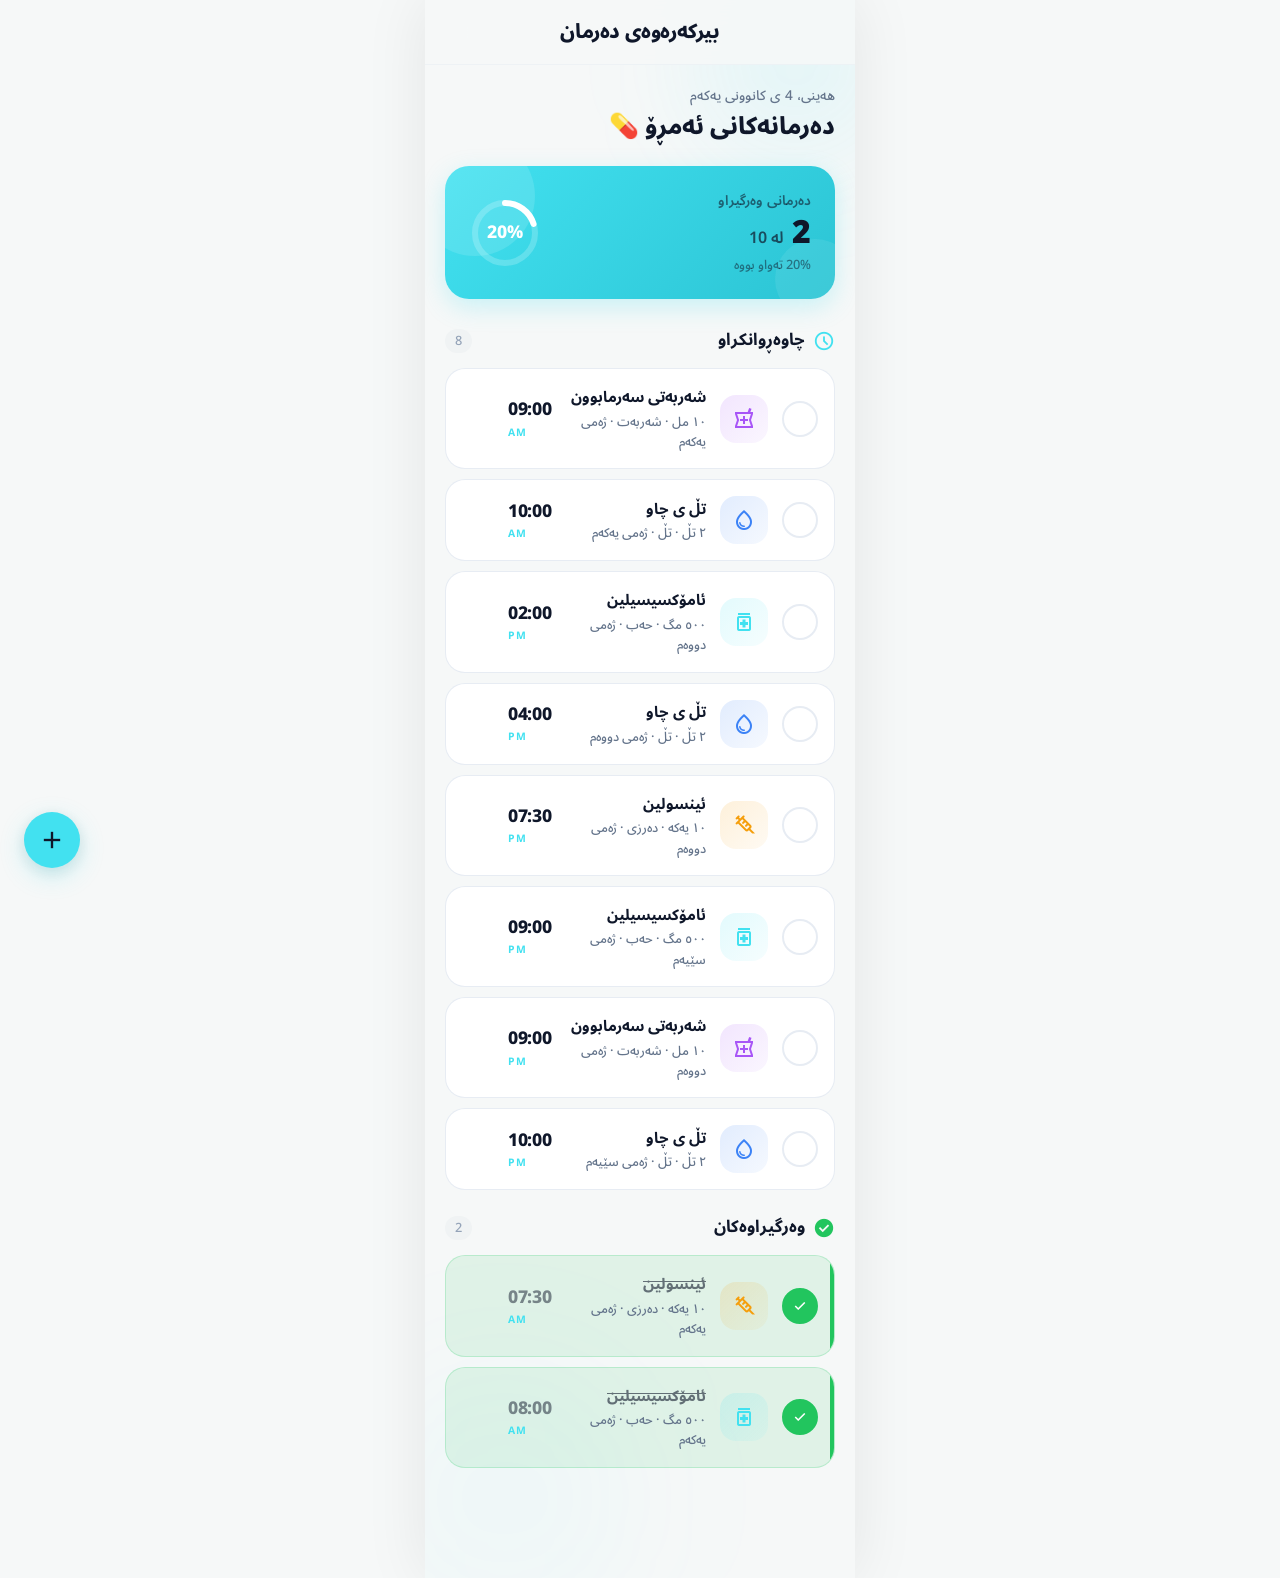
<file: index.html>
<!DOCTYPE html>
<html dir="rtl" lang="ku">
<head>
    <meta charset="utf-8" />
    <meta name="viewport" content="width=device-width, initial-scale=1.0, maximum-scale=1.0, user-scalable=no" />
    <title>بیرکەرەوەی دەرمان</title>
    <meta name="description" content="بەرنامەی بیرکەرەوەی دەرمان و ڕۆژنامەی تەندروستی" />

    <!-- Google Fonts -->
    <link rel="preconnect" href="https://fonts.googleapis.com" />
    <link rel="preconnect" href="https://fonts.gstatic.com" crossorigin />
    <link href="https://fonts.googleapis.com/css2?family=Inter:wght@300;400;500;600;700;800;900&display=swap" rel="stylesheet" />
    <link href="https://fonts.googleapis.com/css2?family=Noto+Sans+Arabic:wght@300;400;500;600;700;800;900&display=swap" rel="stylesheet" />

    <!-- Material Symbols -->
    <link href="https://fonts.googleapis.com/css2?family=Material+Symbols+Outlined:opsz,wght,FILL,GRAD@20..48,100..700,0..1,-50..200&display=swap" rel="stylesheet" />

    <link rel="stylesheet" href="./style.css" />
    <link rel="manifest" href="./manifest.json" />
    <meta name="theme-color" content="#42e1f0" />
    <link rel="apple-touch-icon" href="./icon.png" />
</head>
<body>
    <div id="app" class="app-shell"></div>
    <script src="./app.js" type="module"></script>
    <script>
        if ('serviceWorker' in navigator) {
            window.addEventListener('load', () => {
                navigator.serviceWorker.register('./sw.js')
                    .then(registration => console.log('SW registered'))
                    .catch(err => console.log('SW registration failed', err));
            });
        }
    </script>
</body>
</html>
</file>
<file: style.css>
/* ============================================
   MEDICATION REMINDER APP — Design System
   Kurdish Sorani | RTL | Mobile-First
   ============================================ */

/* Reset & Base */
*, *::before, *::after {
    margin: 0;
    padding: 0;
    box-sizing: border-box;
}

:root {
    --primary: #42e1f0;
    --primary-dark: #2bc4d4;
    --primary-light: rgba(66, 225, 240, 0.1);
    --primary-glow: rgba(66, 225, 240, 0.2);
    --primary-shadow: rgba(66, 225, 240, 0.25);

    --bg: #f6f8f8;
    --bg-card: #ffffff;
    --bg-input: #f0f3f4;
    --bg-section: rgba(66, 225, 240, 0.03);

    --text-primary: #0f172a;
    --text-secondary: #64748b;
    --text-tertiary: #94a3b8;
    --text-on-primary: #0f172a;

    --border: rgba(226, 232, 240, 0.8);
    --border-light: rgba(226, 232, 240, 0.4);

    --success: #22c55e;
    --success-light: rgba(34, 197, 94, 0.1);
    --warning: #f59e0b;
    --warning-light: rgba(245, 158, 11, 0.1);

    --radius-sm: 8px;
    --radius-md: 12px;
    --radius-lg: 16px;
    --radius-xl: 20px;
    --radius-2xl: 24px;
    --radius-full: 9999px;

    --shadow-sm: 0 1px 3px rgba(0, 0, 0, 0.04);
    --shadow-md: 0 4px 12px rgba(0, 0, 0, 0.06);
    --shadow-lg: 0 8px 24px rgba(0, 0, 0, 0.08);
    --shadow-xl: 0 12px 40px rgba(0, 0, 0, 0.1);
    --shadow-primary: 0 8px 24px var(--primary-shadow);

    --font-family: 'Noto Sans Arabic', 'Inter', -apple-system, BlinkMacSystemFont, sans-serif;

    --transition-fast: 150ms ease;
    --transition-base: 250ms ease;
    --transition-smooth: 350ms cubic-bezier(0.4, 0, 0.2, 1);
}

html {
    font-size: 16px;
    -webkit-text-size-adjust: 100%;
}

body {
    font-family: var(--font-family);
    background: var(--bg);
    color: var(--text-primary);
    line-height: 1.6;
    -webkit-font-smoothing: antialiased;
    -moz-osx-font-smoothing: grayscale;
    overflow-x: hidden;
    min-height: 100dvh;
}

/* App Shell */
.app-shell {
    position: relative;
    max-width: 430px;
    margin: 0 auto;
    min-height: 100dvh;
    background: var(--bg);
    overflow: hidden;
    box-shadow: 0 0 60px rgba(0, 0, 0, 0.08);
}

/* Screen Container */
.screen {
    min-height: 100dvh;
    display: flex;
    flex-direction: column;
    position: relative;
    animation: screenFadeIn 0.4s ease;
}

.screen.slide-in {
    animation: slideInFromLeft 0.35s cubic-bezier(0.4, 0, 0.2, 1);
}

.screen.slide-out {
    animation: slideOutToLeft 0.35s cubic-bezier(0.4, 0, 0.2, 1);
}

/* ============================================
   HEADER
   ============================================ */
.header {
    position: sticky;
    top: 0;
    z-index: 50;
    background: rgba(246, 248, 248, 0.85);
    backdrop-filter: blur(20px);
    -webkit-backdrop-filter: blur(20px);
    padding: 16px 20px;
    border-bottom: 1px solid var(--border-light);
}

.header-content {
    display: flex;
    align-items: center;
    justify-content: space-between;
}

.header-title {
    font-size: 1.25rem;
    font-weight: 800;
    color: var(--text-primary);
    letter-spacing: -0.02em;
}

.header-btn {
    width: 40px;
    height: 40px;
    border-radius: var(--radius-full);
    border: none;
    background: transparent;
    color: var(--text-primary);
    display: flex;
    align-items: center;
    justify-content: center;
    cursor: pointer;
    transition: background var(--transition-fast);
}

.header-btn:hover {
    background: var(--primary-light);
}

.header-btn .material-symbols-outlined {
    font-size: 22px;
}

.header-spacer {
    width: 40px;
}

/* ============================================
   HOME PAGE
   ============================================ */
.home-content {
    flex: 1;
    padding: 20px;
    padding-bottom: 100px;
    overflow-y: auto;
}

/* Greeting */
.greeting-section {
    margin-bottom: 24px;
}

.greeting-date {
    font-size: 0.85rem;
    color: var(--text-secondary);
    font-weight: 500;
    margin-bottom: 4px;
}

.greeting-title {
    font-size: 1.5rem;
    font-weight: 800;
    color: var(--text-primary);
    line-height: 1.3;
}

/* Progress Card */
.progress-card {
    background: linear-gradient(135deg, var(--primary), var(--primary-dark));
    border-radius: var(--radius-2xl);
    padding: 24px;
    margin-bottom: 28px;
    position: relative;
    overflow: hidden;
    box-shadow: var(--shadow-primary);
}

.progress-card::before {
    content: '';
    position: absolute;
    top: -30px;
    left: -30px;
    width: 120px;
    height: 120px;
    background: rgba(255, 255, 255, 0.12);
    border-radius: 50%;
}

.progress-card::after {
    content: '';
    position: absolute;
    bottom: -20px;
    right: -20px;
    width: 80px;
    height: 80px;
    background: rgba(255, 255, 255, 0.08);
    border-radius: 50%;
}

.progress-inner {
    position: relative;
    z-index: 1;
    display: flex;
    align-items: center;
    justify-content: space-between;
}

.progress-text-area {
    flex: 1;
}

.progress-label {
    font-size: 0.85rem;
    color: rgba(15, 23, 42, 0.6);
    font-weight: 600;
    margin-bottom: 4px;
}

.progress-value {
    font-size: 2rem;
    font-weight: 900;
    color: var(--text-on-primary);
    line-height: 1.1;
}

.progress-value span {
    font-size: 1rem;
    font-weight: 600;
    opacity: 0.7;
}

.progress-subtitle {
    font-size: 0.8rem;
    color: rgba(15, 23, 42, 0.5);
    font-weight: 500;
    margin-top: 4px;
}

/* Circular Progress */
.progress-ring-container {
    width: 72px;
    height: 72px;
    position: relative;
}

.progress-ring {
    transform: rotate(-90deg);
    width: 72px;
    height: 72px;
}

.progress-ring-bg {
    fill: none;
    stroke: rgba(255, 255, 255, 0.2);
    stroke-width: 6;
}

.progress-ring-fill {
    fill: none;
    stroke: #ffffff;
    stroke-width: 6;
    stroke-linecap: round;
    transition: stroke-dashoffset 0.8s cubic-bezier(0.4, 0, 0.2, 1);
}

.progress-ring-text {
    position: absolute;
    top: 50%;
    left: 50%;
    transform: translate(-50%, -50%);
    font-size: 1.1rem;
    font-weight: 800;
    color: #ffffff;
}

/* Section Headers */
.section-header {
    display: flex;
    align-items: center;
    gap: 8px;
    margin-bottom: 14px;
    margin-top: 8px;
}

.section-header .material-symbols-outlined {
    color: var(--primary);
    font-size: 22px;
}

.section-title {
    font-size: 1.05rem;
    font-weight: 700;
    color: var(--text-primary);
}

.section-count {
    margin-right: auto;
    margin-left: 0;
    font-size: 0.8rem;
    color: var(--text-tertiary);
    font-weight: 500;
    background: var(--bg-input);
    padding: 2px 10px;
    border-radius: var(--radius-full);
}

/* Medication Card */
.med-card {
    background: var(--bg-card);
    border: 1px solid var(--border);
    border-radius: var(--radius-xl);
    padding: 16px;
    margin-bottom: 10px;
    display: flex;
    align-items: center;
    gap: 14px;
    transition: all var(--transition-base);
    cursor: pointer;
    position: relative;
    overflow: hidden;
}

.med-card::before {
    content: '';
    position: absolute;
    top: 0;
    right: 0;
    width: 4px;
    height: 100%;
    background: var(--primary);
    opacity: 0;
    transition: opacity var(--transition-fast);
}

.med-card:hover {
    border-color: var(--primary-glow);
    box-shadow: var(--shadow-md);
}

.med-card:hover::before {
    opacity: 1;
}

.med-card.taken {
    background: var(--success-light);
    border-color: rgba(34, 197, 94, 0.2);
}

.med-card.taken::before {
    background: var(--success);
    opacity: 1;
}

.med-card.taken .med-name {
    text-decoration: line-through;
    opacity: 0.6;
}

.med-card.taken .med-time {
    opacity: 0.5;
}

/* Med Card Icon */
.med-icon {
    width: 48px;
    height: 48px;
    border-radius: var(--radius-lg);
    display: flex;
    align-items: center;
    justify-content: center;
    flex-shrink: 0;
    font-size: 1.4rem;
}

.med-icon.pill {
    background: linear-gradient(135deg, rgba(66, 225, 240, 0.15), rgba(66, 225, 240, 0.05));
    color: var(--primary);
}

.med-icon.injection {
    background: linear-gradient(135deg, rgba(245, 158, 11, 0.15), rgba(245, 158, 11, 0.05));
    color: var(--warning);
}

.med-icon.syrup {
    background: linear-gradient(135deg, rgba(168, 85, 247, 0.15), rgba(168, 85, 247, 0.05));
    color: #a855f7;
}

.med-icon.drops {
    background: linear-gradient(135deg, rgba(59, 130, 246, 0.15), rgba(59, 130, 246, 0.05));
    color: #3b82f6;
}

/* Med Card Info */
.med-info {
    flex: 1;
    min-width: 0;
}

.med-name {
    font-size: 0.95rem;
    font-weight: 700;
    color: var(--text-primary);
    margin-bottom: 2px;
    transition: all var(--transition-fast);
}

.med-dose {
    font-size: 0.8rem;
    color: var(--text-secondary);
    font-weight: 500;
}

/* Med Card Time */
.med-time-area {
    text-align: left;
    flex-shrink: 0;
}

.med-time {
    font-size: 1.1rem;
    font-weight: 800;
    color: var(--text-primary);
    letter-spacing: -0.02em;
    transition: opacity var(--transition-fast);
}

.med-period {
    font-size: 0.65rem;
    color: var(--primary);
    font-weight: 700;
    text-transform: uppercase;
    letter-spacing: 0.1em;
}

/* Taken Checkbox */
.med-check {
    width: 36px;
    height: 36px;
    border-radius: var(--radius-full);
    border: 2px solid var(--border);
    background: transparent;
    display: flex;
    align-items: center;
    justify-content: center;
    cursor: pointer;
    transition: all var(--transition-fast);
    flex-shrink: 0;
    color: transparent;
}

.med-check:hover {
    border-color: var(--primary);
    background: var(--primary-light);
}

.med-check.checked {
    background: var(--success);
    border-color: var(--success);
    color: white;
}

.med-check .material-symbols-outlined {
    font-size: 20px;
    font-variation-settings: 'FILL' 1;
}

/* Delete Button */
.med-delete {
    width: 36px;
    height: 36px;
    border-radius: var(--radius-full);
    border: none;
    background: transparent;
    color: var(--text-tertiary);
    display: flex;
    align-items: center;
    justify-content: center;
    cursor: pointer;
    transition: all var(--transition-fast);
    flex-shrink: 0;
    margin-right: -4px;
    opacity: 0;
}

.med-card:hover .med-delete {
    opacity: 1;
}

.med-delete:hover {
    background: rgba(239, 68, 68, 0.1);
    color: #ef4444;
}

.med-delete .material-symbols-outlined {
    font-size: 22px;
}

/* Empty State */
.empty-state {
    text-align: center;
    padding: 40px 20px;
}

.empty-state .material-symbols-outlined {
    font-size: 56px;
    color: var(--text-tertiary);
    opacity: 0.4;
    margin-bottom: 12px;
}

.empty-state p {
    color: var(--text-tertiary);
    font-size: 0.9rem;
    font-weight: 500;
}

.empty-state .empty-hint {
    margin-top: 8px;
    font-size: 0.8rem;
    color: var(--text-tertiary);
    opacity: 0.7;
}

/* ============================================
   FLOATING ADD BUTTON
   ============================================ */
.fab {
    position: fixed;
    bottom: 32px;
    left: 24px;
    width: 56px;
    height: 56px;
    border-radius: var(--radius-full);
    background: var(--primary);
    color: var(--text-on-primary);
    border: none;
    display: flex;
    align-items: center;
    justify-content: center;
    cursor: pointer;
    box-shadow: var(--shadow-primary), 0 4px 16px rgba(0, 0, 0, 0.1);
    transition: all var(--transition-base);
    z-index: 100;
}

.fab:hover {
    transform: scale(1.08);
    box-shadow: 0 12px 32px var(--primary-shadow), 0 6px 20px rgba(0, 0, 0, 0.12);
}

.fab:active {
    transform: scale(0.95);
}

.fab .material-symbols-outlined {
    font-size: 28px;
    font-weight: 600;
}

/* ============================================
   ADD MEDICATION SCREEN
   ============================================ */
.add-content {
    flex: 1;
    padding: 20px;
    padding-bottom: 100px;
    overflow-y: auto;
}

/* Progress Steps */
.steps-bar {
    padding: 0 20px 16px;
}

.steps-info {
    display: flex;
    justify-content: space-between;
    align-items: center;
    margin-bottom: 8px;
}

.steps-label {
    font-size: 0.82rem;
    color: var(--text-secondary);
    font-weight: 500;
}

.steps-count {
    font-size: 0.82rem;
    color: var(--primary);
    font-weight: 700;
}

.steps-track {
    height: 5px;
    background: var(--bg-input);
    border-radius: var(--radius-full);
    overflow: hidden;
}

.steps-fill {
    height: 100%;
    background: var(--primary);
    border-radius: var(--radius-full);
    transition: width 0.5s cubic-bezier(0.4, 0, 0.2, 1);
}

/* Form Sections */
.form-section {
    margin-bottom: 28px;
}

.form-section-title {
    display: flex;
    align-items: center;
    gap: 8px;
    margin-bottom: 14px;
}

.form-section-title .material-symbols-outlined {
    color: var(--primary);
    font-size: 20px;
}

.form-section-title h3 {
    font-size: 1.05rem;
    font-weight: 700;
    color: var(--text-primary);
}

/* Input Fields */
.input-group {
    margin-bottom: 14px;
}

.input-label {
    display: block;
    font-size: 0.82rem;
    font-weight: 600;
    color: var(--text-secondary);
    margin-bottom: 6px;
}

.input-field {
    width: 100%;
    height: 52px;
    padding: 0 16px;
    border: 1.5px solid var(--border);
    border-radius: var(--radius-lg);
    background: var(--bg-card);
    font-family: var(--font-family);
    font-size: 0.95rem;
    font-weight: 500;
    color: var(--text-primary);
    transition: all var(--transition-fast);
    direction: rtl;
    outline: none;
}

.input-field:focus {
    border-color: var(--primary);
    box-shadow: 0 0 0 3px var(--primary-light);
}

.input-field::placeholder {
    color: var(--text-tertiary);
    font-weight: 400;
}

textarea.input-field {
    height: 100px;
    padding: 14px 16px;
    resize: none;
    line-height: 1.5;
}

/* Selection Chips */
.chips-grid {
    display: grid;
    grid-template-columns: repeat(2, 1fr);
    gap: 10px;
}

.chip {
    display: flex;
    align-items: center;
    justify-content: center;
    gap: 8px;
    height: 48px;
    border-radius: var(--radius-lg);
    border: 1.5px solid var(--border);
    background: var(--bg-card);
    font-family: var(--font-family);
    font-size: 0.88rem;
    font-weight: 600;
    color: var(--text-secondary);
    cursor: pointer;
    transition: all var(--transition-fast);
}

.chip:hover {
    border-color: var(--primary-glow);
    background: var(--primary-light);
}

.chip.active {
    background: var(--primary);
    border-color: var(--primary);
    color: var(--text-on-primary);
    box-shadow: var(--shadow-primary);
}

.chip .material-symbols-outlined {
    font-size: 20px;
}

/* Frequency Radio Tabs */
.freq-tabs {
    display: flex;
    padding: 5px;
    background: var(--bg-input);
    border-radius: var(--radius-xl);
    border: 1px solid var(--border-light);
}

.freq-tab {
    flex: 1;
    height: 44px;
    display: flex;
    align-items: center;
    justify-content: center;
    border-radius: var(--radius-md);
    border: none;
    background: transparent;
    font-family: var(--font-family);
    font-size: 0.88rem;
    font-weight: 600;
    color: var(--text-tertiary);
    cursor: pointer;
    transition: all var(--transition-base);
}

.freq-tab.active {
    background: var(--bg-card);
    color: var(--primary);
    font-weight: 700;
    box-shadow: var(--shadow-sm);
}

/* Repeat Options */
.repeat-grid {
    display: grid;
    grid-template-columns: repeat(2, 1fr);
    gap: 10px;
}

.repeat-option {
    display: flex;
    align-items: center;
    justify-content: center;
    gap: 8px;
    height: 48px;
    border-radius: var(--radius-lg);
    border: 1.5px solid var(--border);
    background: var(--bg-card);
    font-family: var(--font-family);
    font-size: 0.88rem;
    font-weight: 600;
    color: var(--text-secondary);
    cursor: pointer;
    transition: all var(--transition-fast);
}

.repeat-option:hover {
    border-color: var(--primary-glow);
}

.repeat-option.active {
    background: var(--primary);
    border-color: var(--primary);
    color: var(--text-on-primary);
    box-shadow: var(--shadow-primary);
}

.repeat-option .material-symbols-outlined {
    font-size: 18px;
}

/* Time Dose Cards */
.dose-cards {
    display: flex;
    flex-direction: column;
    gap: 12px;
    margin-top: 4px;
}

.dose-card {
    display: flex;
    align-items: center;
    justify-content: space-between;
    padding: 16px;
    border-radius: var(--radius-xl);
    background: var(--bg-card);
    border: 1.5px solid var(--border);
    box-shadow: var(--shadow-sm);
    transition: all var(--transition-base);
    animation: slideUp 0.3s ease forwards;
}

.dose-card:hover {
    border-color: var(--primary-glow);
    box-shadow: var(--shadow-md);
}

.dose-card-info {
    display: flex;
    align-items: center;
    gap: 12px;
}

.dose-icon {
    width: 44px;
    height: 44px;
    border-radius: var(--radius-md);
    background: var(--primary-light);
    display: flex;
    align-items: center;
    justify-content: center;
    color: var(--primary);
}

.dose-icon .material-symbols-outlined {
    font-size: 22px;
}

.dose-label {
    font-size: 0.78rem;
    color: var(--text-tertiary);
    font-weight: 500;
    margin-bottom: 2px;
}

.dose-period {
    font-size: 1rem;
    font-weight: 700;
    color: var(--text-primary);
}

.dose-time-input {
    display: flex;
    flex-direction: column;
    align-items: flex-start;
}

.dose-time-field {
    width: 110px;
    height: 40px;
    border: 1.5px solid var(--border);
    border-radius: var(--radius-md);
    background: var(--bg-input);
    font-family: var(--font-family);
    font-size: 1rem;
    font-weight: 700;
    color: var(--text-primary);
    text-align: center;
    outline: none;
    transition: all var(--transition-fast);
    direction: ltr;
}

.dose-time-field:focus {
    border-color: var(--primary);
    box-shadow: 0 0 0 3px var(--primary-light);
}

/* Notification Toggle */
.toggle-row {
    display: flex;
    align-items: center;
    justify-content: space-between;
    padding: 16px;
    background: var(--primary-light);
    border-radius: var(--radius-xl);
    border: 1px solid var(--primary-glow);
}

.toggle-row-content {
    display: flex;
    align-items: center;
    gap: 10px;
}

.toggle-row-content .material-symbols-outlined {
    color: var(--primary);
    font-size: 22px;
}

.toggle-row-content span:not(.material-symbols-outlined) {
    font-weight: 700;
    font-size: 0.92rem;
    color: var(--text-primary);
}

/* Custom Toggle */
.toggle {
    width: 48px;
    height: 28px;
    border-radius: var(--radius-full);
    background: var(--bg-input);
    border: 2px solid var(--border);
    position: relative;
    cursor: pointer;
    transition: all var(--transition-base);
}

.toggle.on {
    background: var(--primary);
    border-color: var(--primary);
}

.toggle-knob {
    width: 20px;
    height: 20px;
    border-radius: 50%;
    background: white;
    position: absolute;
    top: 2px;
    right: 2px;
    transition: all var(--transition-base);
    box-shadow: 0 1px 4px rgba(0, 0, 0, 0.1);
}

.toggle.on .toggle-knob {
    right: auto;
    left: 2px;
}

/* Submit Button */
.submit-area {
    position: fixed;
    bottom: 0;
    left: 50%;
    transform: translateX(-50%);
    width: 100%;
    max-width: 430px;
    padding: 20px;
    background: linear-gradient(to top, var(--bg) 60%, transparent);
    z-index: 40;
}

.submit-btn {
    width: 100%;
    height: 56px;
    border-radius: var(--radius-xl);
    background: var(--primary);
    color: var(--text-on-primary);
    border: none;
    font-family: var(--font-family);
    font-size: 1.05rem;
    font-weight: 800;
    cursor: pointer;
    display: flex;
    align-items: center;
    justify-content: center;
    gap: 8px;
    box-shadow: var(--shadow-primary);
    transition: all var(--transition-base);
}

.submit-btn:hover {
    filter: brightness(1.05);
}

.submit-btn:active {
    transform: scale(0.98);
}

.submit-btn .material-symbols-outlined {
    font-size: 20px;
}

/* ============================================
   MODALS & DIALOGS
   ============================================ */
.modal-overlay {
    position: fixed;
    top: 0;
    left: 0;
    right: 0;
    bottom: 0;
    background: rgba(15, 23, 42, 0.5);
    backdrop-filter: blur(4px);
    -webkit-backdrop-filter: blur(4px);
    z-index: 500;
    display: flex;
    align-items: center;
    justify-content: center;
    padding: 20px;
    animation: fadeIn 0.3s ease forwards;
}

.modal-card {
    background: var(--bg-card);
    width: 100%;
    max-width: 340px;
    border-radius: var(--radius-2xl);
    padding: 24px;
    box-shadow: var(--shadow-xl);
    text-align: center;
    animation: fadeInScale 0.3s cubic-bezier(0.175, 0.885, 0.32, 1.275) forwards;
}

.modal-overlay.slide-out {
    animation: fadeOut 0.3s ease forwards;
}
.modal-overlay.slide-out .modal-card {
    animation: scaleOut 0.3s ease forwards;
}

.modal-icon {
    width: 56px;
    height: 56px;
    border-radius: var(--radius-full);
    margin: 0 auto 16px;
    display: flex;
    align-items: center;
    justify-content: center;
}

.modal-icon.warning {
    background: rgba(239, 68, 68, 0.1);
    color: #ef4444;
}

.modal-icon .material-symbols-outlined {
    font-size: 28px;
}

.modal-title {
    font-size: 1.2rem;
    font-weight: 800;
    color: var(--text-primary);
    margin-bottom: 8px;
}

.modal-text {
    font-size: 0.95rem;
    color: var(--text-secondary);
    line-height: 1.6;
    margin-bottom: 24px;
}

.modal-actions {
    display: flex;
    gap: 12px;
}

.modal-btn {
    flex: 1;
    height: 48px;
    border-radius: var(--radius-lg);
    font-family: var(--font-family);
    font-size: 0.95rem;
    font-weight: 700;
    cursor: pointer;
    border: none;
    transition: all var(--transition-fast);
}

.modal-btn.cancel {
    background: var(--bg-input);
    color: var(--text-primary);
}

.modal-btn.cancel:hover {
    background: #e2e8f0;
}

.modal-btn.delete {
    background: #ef4444;
    color: white;
    box-shadow: 0 4px 12px rgba(239, 68, 68, 0.2);
}

.modal-btn.delete:hover {
    background: #dc2626;
    box-shadow: 0 6px 16px rgba(239, 68, 68, 0.3);
}

/* ============================================
   ANIMATIONS
   ============================================ */
@keyframes screenFadeIn {
    from { opacity: 0; }
    to { opacity: 1; }
}

@keyframes slideInFromLeft {
    from {
        transform: translateX(-100%);
        opacity: 0;
    }
    to {
        transform: translateX(0);
        opacity: 1;
    }
}

@keyframes slideOutToLeft {
    from {
        transform: translateX(0);
        opacity: 1;
    }
    to {
        transform: translateX(-100%);
        opacity: 0;
    }
}

@keyframes slideUp {
    from {
        opacity: 0;
        transform: translateY(12px);
    }
    to {
        opacity: 1;
        transform: translateY(0);
    }
}

@keyframes fadeInScale {
    from {
        opacity: 0;
        transform: scale(0.95);
    }
    to {
        opacity: 1;
        transform: scale(1);
    }
}

@keyframes fadeIn {
    from { opacity: 0; }
    to { opacity: 1; }
}

@keyframes fadeOut {
    from { opacity: 1; }
    to { opacity: 0; }
}

@keyframes scaleOut {
    from { transform: scale(1); opacity: 1; }
    to { transform: scale(0.95); opacity: 0; }
}

@keyframes progressFill {
    from { stroke-dashoffset: 188.5; }
}

.animate-in {
    animation: slideUp 0.4s ease forwards;
}

.stagger-1 { animation-delay: 0.05s; }
.stagger-2 { animation-delay: 0.1s; }
.stagger-3 { animation-delay: 0.15s; }
.stagger-4 { animation-delay: 0.2s; }
.stagger-5 { animation-delay: 0.25s; }

/* ============================================
   DECORATIVE ELEMENTS
   ============================================ */
.decor-blob {
    position: absolute;
    border-radius: 50%;
    pointer-events: none;
    z-index: 0;
}

.decor-blob.top-right {
    top: -40px;
    right: -40px;
    width: 200px;
    height: 200px;
    background: var(--primary-light);
    filter: blur(60px);
}

.decor-blob.bottom-left {
    bottom: -40px;
    left: -40px;
    width: 240px;
    height: 240px;
    background: rgba(66, 225, 240, 0.05);
    filter: blur(80px);
}

/* ============================================
   SCROLLBAR
   ============================================ */
::-webkit-scrollbar {
    width: 3px;
}

::-webkit-scrollbar-track {
    background: transparent;
}

::-webkit-scrollbar-thumb {
    background: var(--primary);
    border-radius: 10px;
}

/* ============================================
   UTILITY
   ============================================ */
.hidden {
    display: none !important;
}

.mb-sm { margin-bottom: 8px; }
.mb-md { margin-bottom: 16px; }
.mb-lg { margin-bottom: 24px; }

/* Material Symbols config */
.material-symbols-outlined {
    font-variation-settings: 'FILL' 0, 'wght' 400, 'GRAD' 0, 'opsz' 24;
}

.icon-filled {
    font-variation-settings: 'FILL' 1, 'wght' 400, 'GRAD' 0, 'opsz' 24;
}

/* ============================================
   RESPONSIVE
   ============================================ */
@media (max-width: 430px) {
    .app-shell {
        box-shadow: none;
    }
}

/* Success toast */
.toast {
    position: fixed;
    top: 20px;
    left: 50%;
    transform: translateX(-50%) translateY(-100px);
    background: var(--success);
    color: white;
    padding: 14px 24px;
    border-radius: var(--radius-xl);
    font-weight: 700;
    font-size: 0.9rem;
    font-family: var(--font-family);
    display: flex;
    align-items: center;
    gap: 8px;
    box-shadow: 0 8px 24px rgba(34, 197, 94, 0.3);
    z-index: 200;
    transition: transform 0.4s cubic-bezier(0.4, 0, 0.2, 1);
}

.toast.show {
    transform: translateX(-50%) translateY(0);
}
</file>
<file: medication-app/style.css>
/* ============================================
   MEDICATION REMINDER APP — Design System
   Kurdish Sorani | RTL | Mobile-First
   ============================================ */

/* Reset & Base */
*, *::before, *::after {
    margin: 0;
    padding: 0;
    box-sizing: border-box;
}

:root {
    --primary: #42e1f0;
    --primary-dark: #2bc4d4;
    --primary-light: rgba(66, 225, 240, 0.1);
    --primary-glow: rgba(66, 225, 240, 0.2);
    --primary-shadow: rgba(66, 225, 240, 0.25);

    --bg: #f6f8f8;
    --bg-card: #ffffff;
    --bg-input: #f0f3f4;
    --bg-section: rgba(66, 225, 240, 0.03);

    --text-primary: #0f172a;
    --text-secondary: #64748b;
    --text-tertiary: #94a3b8;
    --text-on-primary: #0f172a;

    --border: rgba(226, 232, 240, 0.8);
    --border-light: rgba(226, 232, 240, 0.4);

    --success: #22c55e;
    --success-light: rgba(34, 197, 94, 0.1);
    --warning: #f59e0b;
    --warning-light: rgba(245, 158, 11, 0.1);

    --radius-sm: 8px;
    --radius-md: 12px;
    --radius-lg: 16px;
    --radius-xl: 20px;
    --radius-2xl: 24px;
    --radius-full: 9999px;

    --shadow-sm: 0 1px 3px rgba(0, 0, 0, 0.04);
    --shadow-md: 0 4px 12px rgba(0, 0, 0, 0.06);
    --shadow-lg: 0 8px 24px rgba(0, 0, 0, 0.08);
    --shadow-xl: 0 12px 40px rgba(0, 0, 0, 0.1);
    --shadow-primary: 0 8px 24px var(--primary-shadow);

    --font-family: 'Noto Sans Arabic', 'Inter', -apple-system, BlinkMacSystemFont, sans-serif;

    --transition-fast: 150ms ease;
    --transition-base: 250ms ease;
    --transition-smooth: 350ms cubic-bezier(0.4, 0, 0.2, 1);
}

html {
    font-size: 16px;
    -webkit-text-size-adjust: 100%;
}

body {
    font-family: var(--font-family);
    background: var(--bg);
    color: var(--text-primary);
    line-height: 1.6;
    -webkit-font-smoothing: antialiased;
    -moz-osx-font-smoothing: grayscale;
    overflow-x: hidden;
    min-height: 100dvh;
}

/* App Shell */
.app-shell {
    position: relative;
    max-width: 430px;
    margin: 0 auto;
    min-height: 100dvh;
    background: var(--bg);
    overflow: hidden;
    box-shadow: 0 0 60px rgba(0, 0, 0, 0.08);
}

/* Screen Container */
.screen {
    min-height: 100dvh;
    display: flex;
    flex-direction: column;
    position: relative;
    animation: screenFadeIn 0.4s ease;
}

.screen.slide-in {
    animation: slideInFromLeft 0.35s cubic-bezier(0.4, 0, 0.2, 1);
}

.screen.slide-out {
    animation: slideOutToLeft 0.35s cubic-bezier(0.4, 0, 0.2, 1);
}

/* ============================================
   HEADER
   ============================================ */
.header {
    position: sticky;
    top: 0;
    z-index: 50;
    background: rgba(246, 248, 248, 0.85);
    backdrop-filter: blur(20px);
    -webkit-backdrop-filter: blur(20px);
    padding: 16px 20px;
    border-bottom: 1px solid var(--border-light);
}

.header-content {
    display: flex;
    align-items: center;
    justify-content: space-between;
}

.header-title {
    font-size: 1.25rem;
    font-weight: 800;
    color: var(--text-primary);
    letter-spacing: -0.02em;
}

.header-btn {
    width: 40px;
    height: 40px;
    border-radius: var(--radius-full);
    border: none;
    background: transparent;
    color: var(--text-primary);
    display: flex;
    align-items: center;
    justify-content: center;
    cursor: pointer;
    transition: background var(--transition-fast);
}

.header-btn:hover {
    background: var(--primary-light);
}

.header-btn .material-symbols-outlined {
    font-size: 22px;
}

.header-spacer {
    width: 40px;
}

/* ============================================
   HOME PAGE
   ============================================ */
.home-content {
    flex: 1;
    padding: 20px;
    padding-bottom: 100px;
    overflow-y: auto;
}

/* Greeting */
.greeting-section {
    margin-bottom: 24px;
}

.greeting-date {
    font-size: 0.85rem;
    color: var(--text-secondary);
    font-weight: 500;
    margin-bottom: 4px;
}

.greeting-title {
    font-size: 1.5rem;
    font-weight: 800;
    color: var(--text-primary);
    line-height: 1.3;
}

/* Progress Card */
.progress-card {
    background: linear-gradient(135deg, var(--primary), var(--primary-dark));
    border-radius: var(--radius-2xl);
    padding: 24px;
    margin-bottom: 28px;
    position: relative;
    overflow: hidden;
    box-shadow: var(--shadow-primary);
}

.progress-card::before {
    content: '';
    position: absolute;
    top: -30px;
    left: -30px;
    width: 120px;
    height: 120px;
    background: rgba(255, 255, 255, 0.12);
    border-radius: 50%;
}

.progress-card::after {
    content: '';
    position: absolute;
    bottom: -20px;
    right: -20px;
    width: 80px;
    height: 80px;
    background: rgba(255, 255, 255, 0.08);
    border-radius: 50%;
}

.progress-inner {
    position: relative;
    z-index: 1;
    display: flex;
    align-items: center;
    justify-content: space-between;
}

.progress-text-area {
    flex: 1;
}

.progress-label {
    font-size: 0.85rem;
    color: rgba(15, 23, 42, 0.6);
    font-weight: 600;
    margin-bottom: 4px;
}

.progress-value {
    font-size: 2rem;
    font-weight: 900;
    color: var(--text-on-primary);
    line-height: 1.1;
}

.progress-value span {
    font-size: 1rem;
    font-weight: 600;
    opacity: 0.7;
}

.progress-subtitle {
    font-size: 0.8rem;
    color: rgba(15, 23, 42, 0.5);
    font-weight: 500;
    margin-top: 4px;
}

/* Circular Progress */
.progress-ring-container {
    width: 72px;
    height: 72px;
    position: relative;
}

.progress-ring {
    transform: rotate(-90deg);
    width: 72px;
    height: 72px;
}

.progress-ring-bg {
    fill: none;
    stroke: rgba(255, 255, 255, 0.2);
    stroke-width: 6;
}

.progress-ring-fill {
    fill: none;
    stroke: #ffffff;
    stroke-width: 6;
    stroke-linecap: round;
    transition: stroke-dashoffset 0.8s cubic-bezier(0.4, 0, 0.2, 1);
}

.progress-ring-text {
    position: absolute;
    top: 50%;
    left: 50%;
    transform: translate(-50%, -50%);
    font-size: 1.1rem;
    font-weight: 800;
    color: #ffffff;
}

/* Section Headers */
.section-header {
    display: flex;
    align-items: center;
    gap: 8px;
    margin-bottom: 14px;
    margin-top: 8px;
}

.section-header .material-symbols-outlined {
    color: var(--primary);
    font-size: 22px;
}

.section-title {
    font-size: 1.05rem;
    font-weight: 700;
    color: var(--text-primary);
}

.section-count {
    margin-right: auto;
    margin-left: 0;
    font-size: 0.8rem;
    color: var(--text-tertiary);
    font-weight: 500;
    background: var(--bg-input);
    padding: 2px 10px;
    border-radius: var(--radius-full);
}

/* Medication Card */
.med-card {
    background: var(--bg-card);
    border: 1px solid var(--border);
    border-radius: var(--radius-xl);
    padding: 16px;
    margin-bottom: 10px;
    display: flex;
    align-items: center;
    gap: 14px;
    transition: all var(--transition-base);
    cursor: pointer;
    position: relative;
    overflow: hidden;
}

.med-card::before {
    content: '';
    position: absolute;
    top: 0;
    right: 0;
    width: 4px;
    height: 100%;
    background: var(--primary);
    opacity: 0;
    transition: opacity var(--transition-fast);
}

.med-card:hover {
    border-color: var(--primary-glow);
    box-shadow: var(--shadow-md);
}

.med-card:hover::before {
    opacity: 1;
}

.med-card.taken {
    background: var(--success-light);
    border-color: rgba(34, 197, 94, 0.2);
}

.med-card.taken::before {
    background: var(--success);
    opacity: 1;
}

.med-card.taken .med-name {
    text-decoration: line-through;
    opacity: 0.6;
}

.med-card.taken .med-time {
    opacity: 0.5;
}

/* Med Card Icon */
.med-icon {
    width: 48px;
    height: 48px;
    border-radius: var(--radius-lg);
    display: flex;
    align-items: center;
    justify-content: center;
    flex-shrink: 0;
    font-size: 1.4rem;
}

.med-icon.pill {
    background: linear-gradient(135deg, rgba(66, 225, 240, 0.15), rgba(66, 225, 240, 0.05));
    color: var(--primary);
}

.med-icon.injection {
    background: linear-gradient(135deg, rgba(245, 158, 11, 0.15), rgba(245, 158, 11, 0.05));
    color: var(--warning);
}

.med-icon.syrup {
    background: linear-gradient(135deg, rgba(168, 85, 247, 0.15), rgba(168, 85, 247, 0.05));
    color: #a855f7;
}

.med-icon.drops {
    background: linear-gradient(135deg, rgba(59, 130, 246, 0.15), rgba(59, 130, 246, 0.05));
    color: #3b82f6;
}

/* Med Card Info */
.med-info {
    flex: 1;
    min-width: 0;
}

.med-name {
    font-size: 0.95rem;
    font-weight: 700;
    color: var(--text-primary);
    margin-bottom: 2px;
    transition: all var(--transition-fast);
}

.med-dose {
    font-size: 0.8rem;
    color: var(--text-secondary);
    font-weight: 500;
}

/* Med Card Time */
.med-time-area {
    text-align: left;
    flex-shrink: 0;
}

.med-time {
    font-size: 1.1rem;
    font-weight: 800;
    color: var(--text-primary);
    letter-spacing: -0.02em;
    transition: opacity var(--transition-fast);
}

.med-period {
    font-size: 0.65rem;
    color: var(--primary);
    font-weight: 700;
    text-transform: uppercase;
    letter-spacing: 0.1em;
}

/* Taken Checkbox */
.med-check {
    width: 36px;
    height: 36px;
    border-radius: var(--radius-full);
    border: 2px solid var(--border);
    background: transparent;
    display: flex;
    align-items: center;
    justify-content: center;
    cursor: pointer;
    transition: all var(--transition-fast);
    flex-shrink: 0;
    color: transparent;
}

.med-check:hover {
    border-color: var(--primary);
    background: var(--primary-light);
}

.med-check.checked {
    background: var(--success);
    border-color: var(--success);
    color: white;
}

.med-check .material-symbols-outlined {
    font-size: 20px;
    font-variation-settings: 'FILL' 1;
}

/* Delete Button */
.med-delete {
    width: 36px;
    height: 36px;
    border-radius: var(--radius-full);
    border: none;
    background: transparent;
    color: var(--text-tertiary);
    display: flex;
    align-items: center;
    justify-content: center;
    cursor: pointer;
    transition: all var(--transition-fast);
    flex-shrink: 0;
    margin-right: -4px;
    opacity: 0;
}

.med-card:hover .med-delete {
    opacity: 1;
}

.med-delete:hover {
    background: rgba(239, 68, 68, 0.1);
    color: #ef4444;
}

.med-delete .material-symbols-outlined {
    font-size: 22px;
}

/* Empty State */
.empty-state {
    text-align: center;
    padding: 40px 20px;
}

.empty-state .material-symbols-outlined {
    font-size: 56px;
    color: var(--text-tertiary);
    opacity: 0.4;
    margin-bottom: 12px;
}

.empty-state p {
    color: var(--text-tertiary);
    font-size: 0.9rem;
    font-weight: 500;
}

.empty-state .empty-hint {
    margin-top: 8px;
    font-size: 0.8rem;
    color: var(--text-tertiary);
    opacity: 0.7;
}

/* ============================================
   FLOATING ADD BUTTON
   ============================================ */
.fab {
    position: fixed;
    bottom: 32px;
    left: 24px;
    width: 56px;
    height: 56px;
    border-radius: var(--radius-full);
    background: var(--primary);
    color: var(--text-on-primary);
    border: none;
    display: flex;
    align-items: center;
    justify-content: center;
    cursor: pointer;
    box-shadow: var(--shadow-primary), 0 4px 16px rgba(0, 0, 0, 0.1);
    transition: all var(--transition-base);
    z-index: 100;
}

.fab:hover {
    transform: scale(1.08);
    box-shadow: 0 12px 32px var(--primary-shadow), 0 6px 20px rgba(0, 0, 0, 0.12);
}

.fab:active {
    transform: scale(0.95);
}

.fab .material-symbols-outlined {
    font-size: 28px;
    font-weight: 600;
}

/* ============================================
   ADD MEDICATION SCREEN
   ============================================ */
.add-content {
    flex: 1;
    padding: 20px;
    padding-bottom: 100px;
    overflow-y: auto;
}

/* Progress Steps */
.steps-bar {
    padding: 0 20px 16px;
}

.steps-info {
    display: flex;
    justify-content: space-between;
    align-items: center;
    margin-bottom: 8px;
}

.steps-label {
    font-size: 0.82rem;
    color: var(--text-secondary);
    font-weight: 500;
}

.steps-count {
    font-size: 0.82rem;
    color: var(--primary);
    font-weight: 700;
}

.steps-track {
    height: 5px;
    background: var(--bg-input);
    border-radius: var(--radius-full);
    overflow: hidden;
}

.steps-fill {
    height: 100%;
    background: var(--primary);
    border-radius: var(--radius-full);
    transition: width 0.5s cubic-bezier(0.4, 0, 0.2, 1);
}

/* Form Sections */
.form-section {
    margin-bottom: 28px;
}

.form-section-title {
    display: flex;
    align-items: center;
    gap: 8px;
    margin-bottom: 14px;
}

.form-section-title .material-symbols-outlined {
    color: var(--primary);
    font-size: 20px;
}

.form-section-title h3 {
    font-size: 1.05rem;
    font-weight: 700;
    color: var(--text-primary);
}

/* Input Fields */
.input-group {
    margin-bottom: 14px;
}

.input-label {
    display: block;
    font-size: 0.82rem;
    font-weight: 600;
    color: var(--text-secondary);
    margin-bottom: 6px;
}

.input-field {
    width: 100%;
    height: 52px;
    padding: 0 16px;
    border: 1.5px solid var(--border);
    border-radius: var(--radius-lg);
    background: var(--bg-card);
    font-family: var(--font-family);
    font-size: 0.95rem;
    font-weight: 500;
    color: var(--text-primary);
    transition: all var(--transition-fast);
    direction: rtl;
    outline: none;
}

.input-field:focus {
    border-color: var(--primary);
    box-shadow: 0 0 0 3px var(--primary-light);
}

.input-field::placeholder {
    color: var(--text-tertiary);
    font-weight: 400;
}

textarea.input-field {
    height: 100px;
    padding: 14px 16px;
    resize: none;
    line-height: 1.5;
}

/* Selection Chips */
.chips-grid {
    display: grid;
    grid-template-columns: repeat(2, 1fr);
    gap: 10px;
}

.chip {
    display: flex;
    align-items: center;
    justify-content: center;
    gap: 8px;
    height: 48px;
    border-radius: var(--radius-lg);
    border: 1.5px solid var(--border);
    background: var(--bg-card);
    font-family: var(--font-family);
    font-size: 0.88rem;
    font-weight: 600;
    color: var(--text-secondary);
    cursor: pointer;
    transition: all var(--transition-fast);
}

.chip:hover {
    border-color: var(--primary-glow);
    background: var(--primary-light);
}

.chip.active {
    background: var(--primary);
    border-color: var(--primary);
    color: var(--text-on-primary);
    box-shadow: var(--shadow-primary);
}

.chip .material-symbols-outlined {
    font-size: 20px;
}

/* Frequency Radio Tabs */
.freq-tabs {
    display: flex;
    padding: 5px;
    background: var(--bg-input);
    border-radius: var(--radius-xl);
    border: 1px solid var(--border-light);
}

.freq-tab {
    flex: 1;
    height: 44px;
    display: flex;
    align-items: center;
    justify-content: center;
    border-radius: var(--radius-md);
    border: none;
    background: transparent;
    font-family: var(--font-family);
    font-size: 0.88rem;
    font-weight: 600;
    color: var(--text-tertiary);
    cursor: pointer;
    transition: all var(--transition-base);
}

.freq-tab.active {
    background: var(--bg-card);
    color: var(--primary);
    font-weight: 700;
    box-shadow: var(--shadow-sm);
}

/* Repeat Options */
.repeat-grid {
    display: grid;
    grid-template-columns: repeat(2, 1fr);
    gap: 10px;
}

.repeat-option {
    display: flex;
    align-items: center;
    justify-content: center;
    gap: 8px;
    height: 48px;
    border-radius: var(--radius-lg);
    border: 1.5px solid var(--border);
    background: var(--bg-card);
    font-family: var(--font-family);
    font-size: 0.88rem;
    font-weight: 600;
    color: var(--text-secondary);
    cursor: pointer;
    transition: all var(--transition-fast);
}

.repeat-option:hover {
    border-color: var(--primary-glow);
}

.repeat-option.active {
    background: var(--primary);
    border-color: var(--primary);
    color: var(--text-on-primary);
    box-shadow: var(--shadow-primary);
}

.repeat-option .material-symbols-outlined {
    font-size: 18px;
}

/* Time Dose Cards */
.dose-cards {
    display: flex;
    flex-direction: column;
    gap: 12px;
    margin-top: 4px;
}

.dose-card {
    display: flex;
    align-items: center;
    justify-content: space-between;
    padding: 16px;
    border-radius: var(--radius-xl);
    background: var(--bg-card);
    border: 1.5px solid var(--border);
    box-shadow: var(--shadow-sm);
    transition: all var(--transition-base);
    animation: slideUp 0.3s ease forwards;
}

.dose-card:hover {
    border-color: var(--primary-glow);
    box-shadow: var(--shadow-md);
}

.dose-card-info {
    display: flex;
    align-items: center;
    gap: 12px;
}

.dose-icon {
    width: 44px;
    height: 44px;
    border-radius: var(--radius-md);
    background: var(--primary-light);
    display: flex;
    align-items: center;
    justify-content: center;
    color: var(--primary);
}

.dose-icon .material-symbols-outlined {
    font-size: 22px;
}

.dose-label {
    font-size: 0.78rem;
    color: var(--text-tertiary);
    font-weight: 500;
    margin-bottom: 2px;
}

.dose-period {
    font-size: 1rem;
    font-weight: 700;
    color: var(--text-primary);
}

.dose-time-input {
    display: flex;
    flex-direction: column;
    align-items: flex-start;
}

.dose-time-field {
    width: 110px;
    height: 40px;
    border: 1.5px solid var(--border);
    border-radius: var(--radius-md);
    background: var(--bg-input);
    font-family: var(--font-family);
    font-size: 1rem;
    font-weight: 700;
    color: var(--text-primary);
    text-align: center;
    outline: none;
    transition: all var(--transition-fast);
    direction: ltr;
}

.dose-time-field:focus {
    border-color: var(--primary);
    box-shadow: 0 0 0 3px var(--primary-light);
}

/* Notification Toggle */
.toggle-row {
    display: flex;
    align-items: center;
    justify-content: space-between;
    padding: 16px;
    background: var(--primary-light);
    border-radius: var(--radius-xl);
    border: 1px solid var(--primary-glow);
}

.toggle-row-content {
    display: flex;
    align-items: center;
    gap: 10px;
}

.toggle-row-content .material-symbols-outlined {
    color: var(--primary);
    font-size: 22px;
}

.toggle-row-content span:not(.material-symbols-outlined) {
    font-weight: 700;
    font-size: 0.92rem;
    color: var(--text-primary);
}

/* Custom Toggle */
.toggle {
    width: 48px;
    height: 28px;
    border-radius: var(--radius-full);
    background: var(--bg-input);
    border: 2px solid var(--border);
    position: relative;
    cursor: pointer;
    transition: all var(--transition-base);
}

.toggle.on {
    background: var(--primary);
    border-color: var(--primary);
}

.toggle-knob {
    width: 20px;
    height: 20px;
    border-radius: 50%;
    background: white;
    position: absolute;
    top: 2px;
    right: 2px;
    transition: all var(--transition-base);
    box-shadow: 0 1px 4px rgba(0, 0, 0, 0.1);
}

.toggle.on .toggle-knob {
    right: auto;
    left: 2px;
}

/* Submit Button */
.submit-area {
    position: fixed;
    bottom: 0;
    left: 50%;
    transform: translateX(-50%);
    width: 100%;
    max-width: 430px;
    padding: 20px;
    background: linear-gradient(to top, var(--bg) 60%, transparent);
    z-index: 40;
}

.submit-btn {
    width: 100%;
    height: 56px;
    border-radius: var(--radius-xl);
    background: var(--primary);
    color: var(--text-on-primary);
    border: none;
    font-family: var(--font-family);
    font-size: 1.05rem;
    font-weight: 800;
    cursor: pointer;
    display: flex;
    align-items: center;
    justify-content: center;
    gap: 8px;
    box-shadow: var(--shadow-primary);
    transition: all var(--transition-base);
}

.submit-btn:hover {
    filter: brightness(1.05);
}

.submit-btn:active {
    transform: scale(0.98);
}

.submit-btn .material-symbols-outlined {
    font-size: 20px;
}

/* ============================================
   MODALS & DIALOGS
   ============================================ */
.modal-overlay {
    position: fixed;
    top: 0;
    left: 0;
    right: 0;
    bottom: 0;
    background: rgba(15, 23, 42, 0.5);
    backdrop-filter: blur(4px);
    -webkit-backdrop-filter: blur(4px);
    z-index: 500;
    display: flex;
    align-items: center;
    justify-content: center;
    padding: 20px;
    animation: fadeIn 0.3s ease forwards;
}

.modal-card {
    background: var(--bg-card);
    width: 100%;
    max-width: 340px;
    border-radius: var(--radius-2xl);
    padding: 24px;
    box-shadow: var(--shadow-xl);
    text-align: center;
    animation: fadeInScale 0.3s cubic-bezier(0.175, 0.885, 0.32, 1.275) forwards;
}

.modal-overlay.slide-out {
    animation: fadeOut 0.3s ease forwards;
}
.modal-overlay.slide-out .modal-card {
    animation: scaleOut 0.3s ease forwards;
}

.modal-icon {
    width: 56px;
    height: 56px;
    border-radius: var(--radius-full);
    margin: 0 auto 16px;
    display: flex;
    align-items: center;
    justify-content: center;
}

.modal-icon.warning {
    background: rgba(239, 68, 68, 0.1);
    color: #ef4444;
}

.modal-icon .material-symbols-outlined {
    font-size: 28px;
}

.modal-title {
    font-size: 1.2rem;
    font-weight: 800;
    color: var(--text-primary);
    margin-bottom: 8px;
}

.modal-text {
    font-size: 0.95rem;
    color: var(--text-secondary);
    line-height: 1.6;
    margin-bottom: 24px;
}

.modal-actions {
    display: flex;
    gap: 12px;
}

.modal-btn {
    flex: 1;
    height: 48px;
    border-radius: var(--radius-lg);
    font-family: var(--font-family);
    font-size: 0.95rem;
    font-weight: 700;
    cursor: pointer;
    border: none;
    transition: all var(--transition-fast);
}

.modal-btn.cancel {
    background: var(--bg-input);
    color: var(--text-primary);
}

.modal-btn.cancel:hover {
    background: #e2e8f0;
}

.modal-btn.delete {
    background: #ef4444;
    color: white;
    box-shadow: 0 4px 12px rgba(239, 68, 68, 0.2);
}

.modal-btn.delete:hover {
    background: #dc2626;
    box-shadow: 0 6px 16px rgba(239, 68, 68, 0.3);
}

/* ============================================
   ANIMATIONS
   ============================================ */
@keyframes screenFadeIn {
    from { opacity: 0; }
    to { opacity: 1; }
}

@keyframes slideInFromLeft {
    from {
        transform: translateX(-100%);
        opacity: 0;
    }
    to {
        transform: translateX(0);
        opacity: 1;
    }
}

@keyframes slideOutToLeft {
    from {
        transform: translateX(0);
        opacity: 1;
    }
    to {
        transform: translateX(-100%);
        opacity: 0;
    }
}

@keyframes slideUp {
    from {
        opacity: 0;
        transform: translateY(12px);
    }
    to {
        opacity: 1;
        transform: translateY(0);
    }
}

@keyframes fadeInScale {
    from {
        opacity: 0;
        transform: scale(0.95);
    }
    to {
        opacity: 1;
        transform: scale(1);
    }
}

@keyframes fadeIn {
    from { opacity: 0; }
    to { opacity: 1; }
}

@keyframes fadeOut {
    from { opacity: 1; }
    to { opacity: 0; }
}

@keyframes scaleOut {
    from { transform: scale(1); opacity: 1; }
    to { transform: scale(0.95); opacity: 0; }
}

@keyframes progressFill {
    from { stroke-dashoffset: 188.5; }
}

.animate-in {
    animation: slideUp 0.4s ease forwards;
}

.stagger-1 { animation-delay: 0.05s; }
.stagger-2 { animation-delay: 0.1s; }
.stagger-3 { animation-delay: 0.15s; }
.stagger-4 { animation-delay: 0.2s; }
.stagger-5 { animation-delay: 0.25s; }

/* ============================================
   DECORATIVE ELEMENTS
   ============================================ */
.decor-blob {
    position: absolute;
    border-radius: 50%;
    pointer-events: none;
    z-index: 0;
}

.decor-blob.top-right {
    top: -40px;
    right: -40px;
    width: 200px;
    height: 200px;
    background: var(--primary-light);
    filter: blur(60px);
}

.decor-blob.bottom-left {
    bottom: -40px;
    left: -40px;
    width: 240px;
    height: 240px;
    background: rgba(66, 225, 240, 0.05);
    filter: blur(80px);
}

/* ============================================
   SCROLLBAR
   ============================================ */
::-webkit-scrollbar {
    width: 3px;
}

::-webkit-scrollbar-track {
    background: transparent;
}

::-webkit-scrollbar-thumb {
    background: var(--primary);
    border-radius: 10px;
}

/* ============================================
   UTILITY
   ============================================ */
.hidden {
    display: none !important;
}

.mb-sm { margin-bottom: 8px; }
.mb-md { margin-bottom: 16px; }
.mb-lg { margin-bottom: 24px; }

/* Material Symbols config */
.material-symbols-outlined {
    font-variation-settings: 'FILL' 0, 'wght' 400, 'GRAD' 0, 'opsz' 24;
}

.icon-filled {
    font-variation-settings: 'FILL' 1, 'wght' 400, 'GRAD' 0, 'opsz' 24;
}

/* ============================================
   RESPONSIVE
   ============================================ */
@media (max-width: 430px) {
    .app-shell {
        box-shadow: none;
    }
}

/* Success toast */
.toast {
    position: fixed;
    top: 20px;
    left: 50%;
    transform: translateX(-50%) translateY(-100px);
    background: var(--success);
    color: white;
    padding: 14px 24px;
    border-radius: var(--radius-xl);
    font-weight: 700;
    font-size: 0.9rem;
    font-family: var(--font-family);
    display: flex;
    align-items: center;
    gap: 8px;
    box-shadow: 0 8px 24px rgba(34, 197, 94, 0.3);
    z-index: 200;
    transition: transform 0.4s cubic-bezier(0.4, 0, 0.2, 1);
}

.toast.show {
    transform: translateX(-50%) translateY(0);
}
</file>
